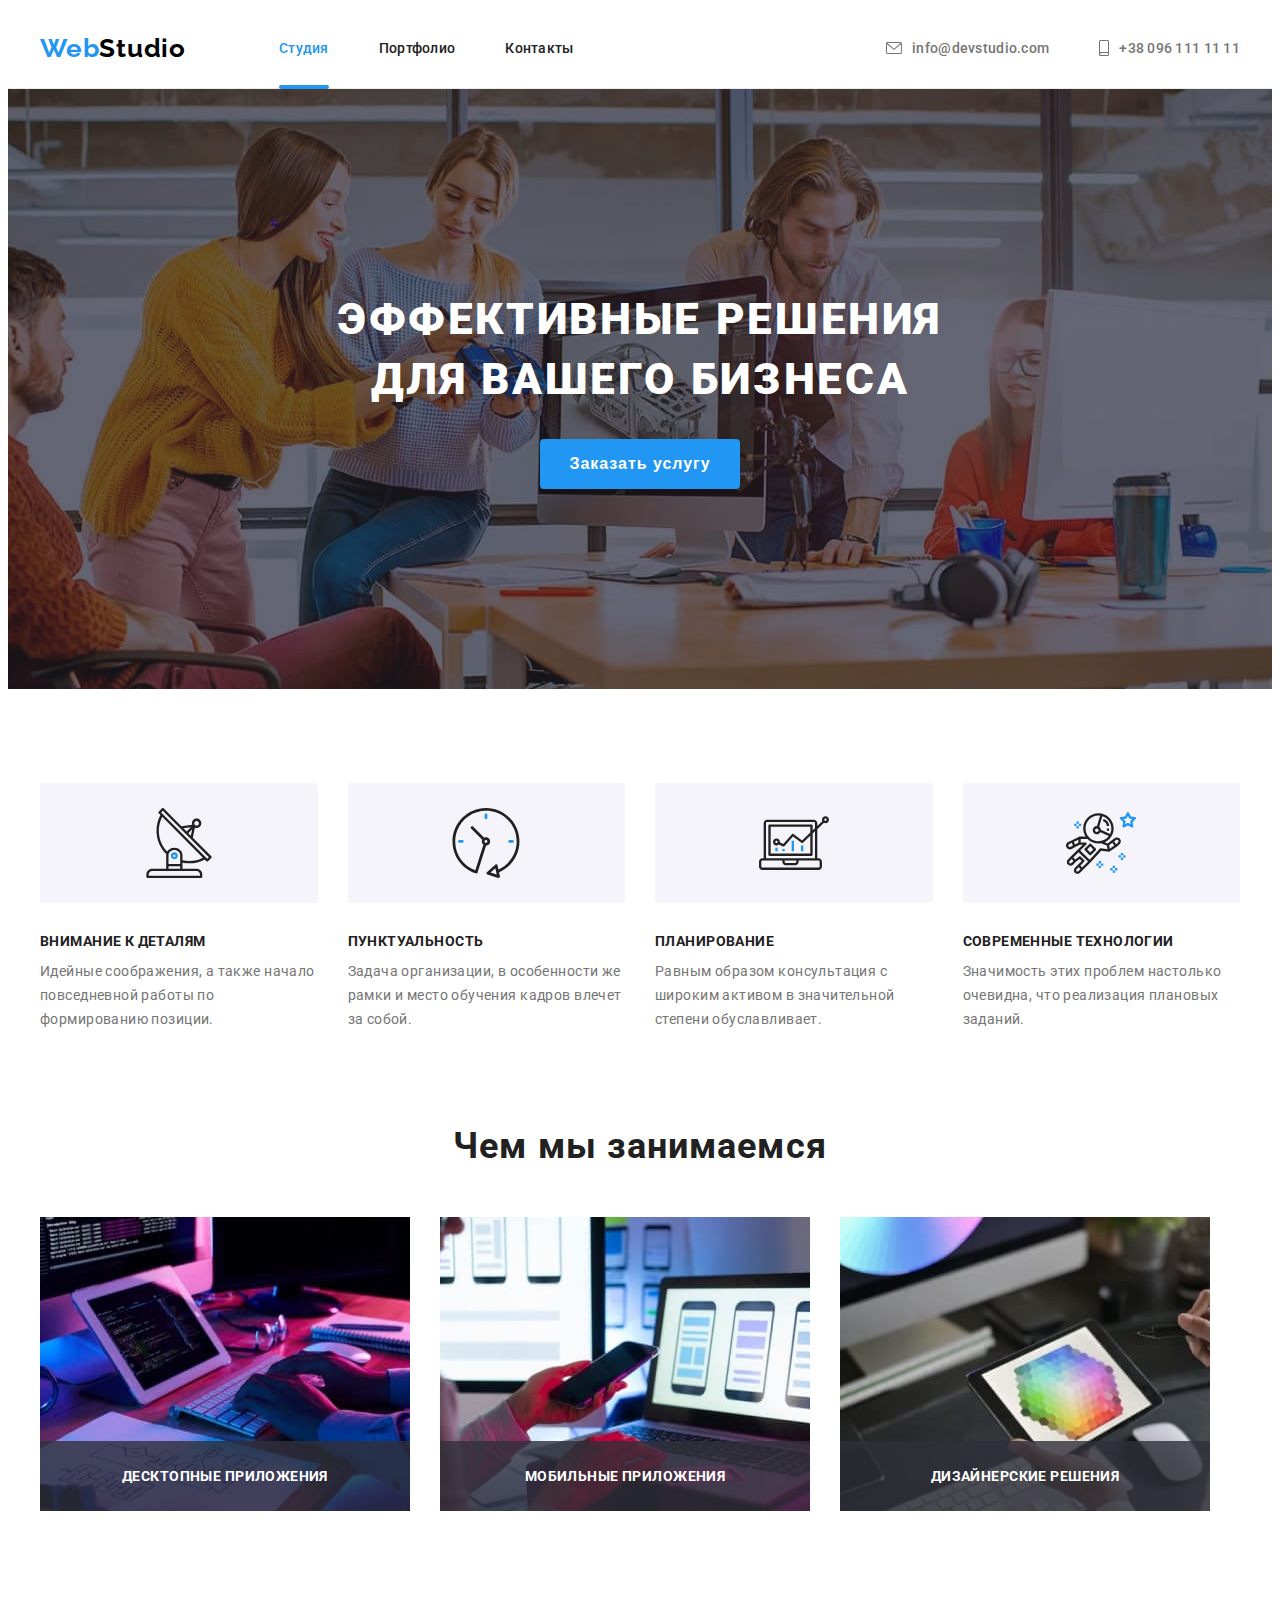
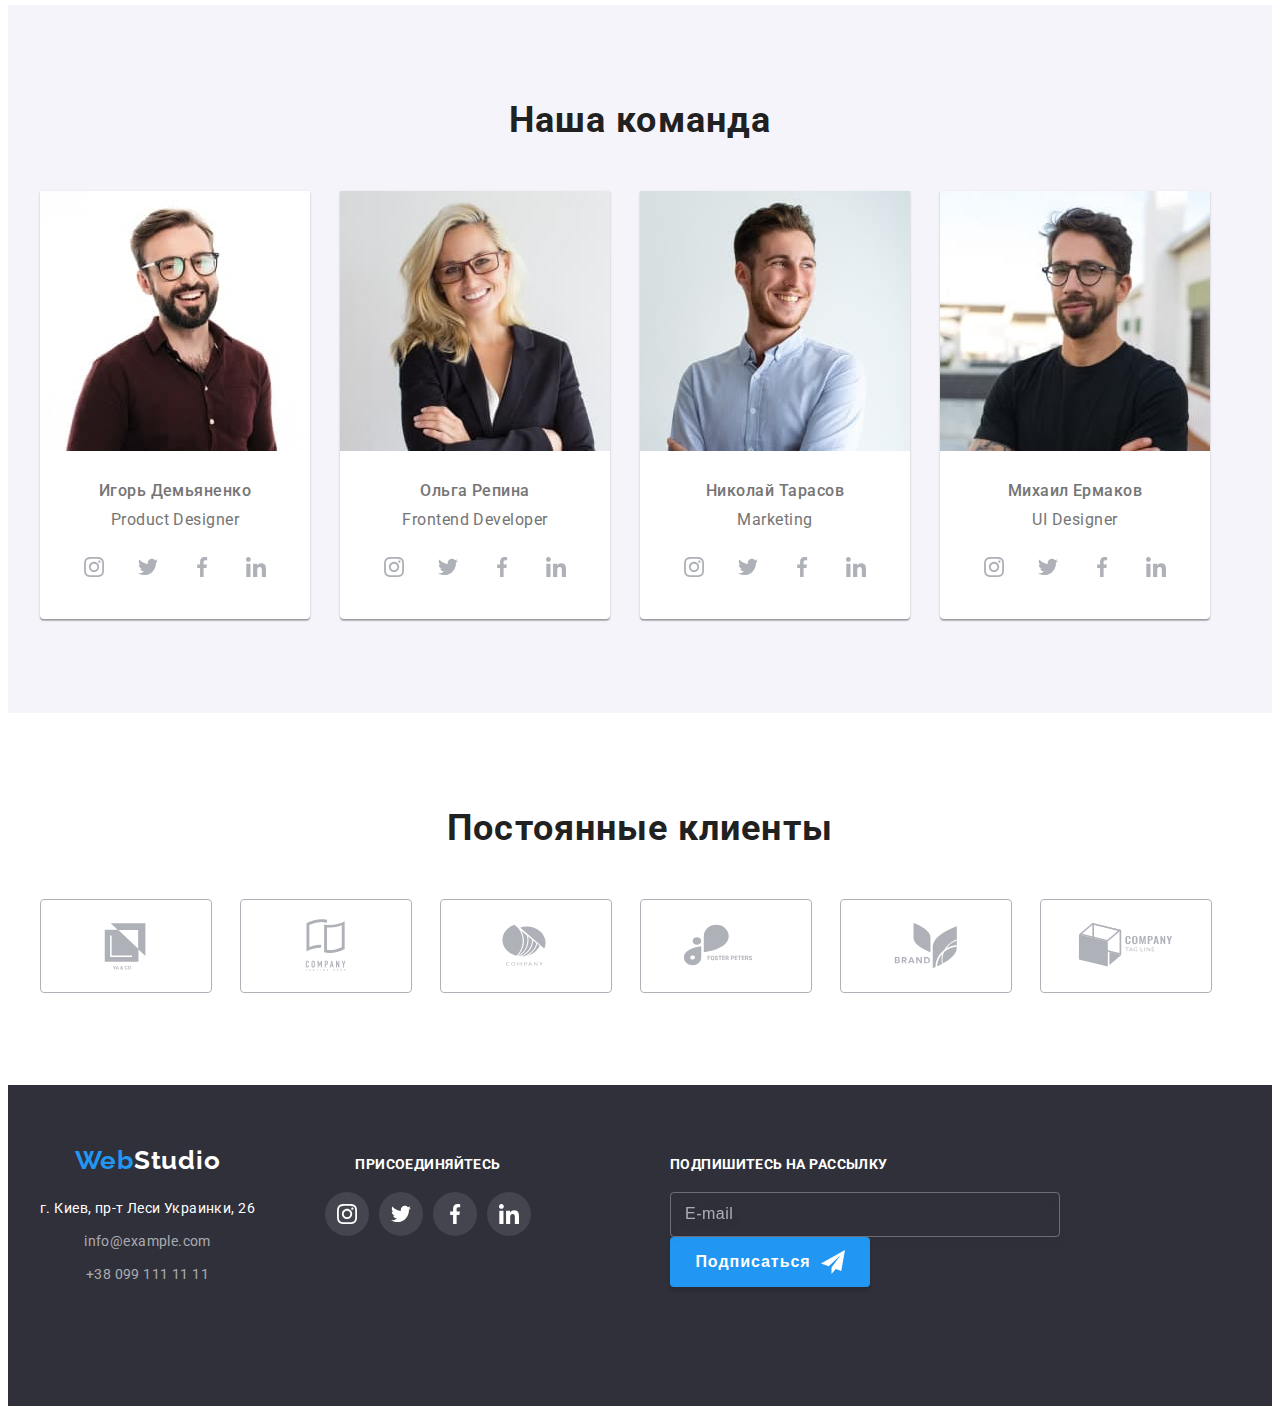
<file: index.html>
<!DOCTYPE html>
<html lang="ru">
  <head>
    <meta charset="UTF-8" />
    <meta http-equiv="X-UA-Compatible" content="IE=edge" />
    <meta name="viewport" content="width=device-width, initial-scale=1.0" />
    <link rel="preconnect" href="https://fonts.googleapis.com" />
    <link rel="preconnect" href="https://fonts.gstatic.com" crossorigin />
    <link
      href="https://fonts.googleapis.com/css2?family=Raleway:wght@700&family=Roboto:wght@400;500;700;900&display=swap"
      rel="stylesheet"
    />
    <link
      rel="stylesheet"
      href="https://cdnjs.cloudflare.com/ajax/libs/modern-normalize/1.1.0/modern-normalize.min.css"
      integrity="sha512-wpPYUAdjBVSE4KJnH1VR1HeZfpl1ub8YT/NKx4PuQ5NmX2tKuGu6U/JRp5y+Y8XG2tV+wKQpNHVUX03MfMFn9Q=="
      crossorigin="anonymous"
      referrerpolicy="no-referrer"
    />
    <link rel="stylesheet" href="./css/main.min.css" />
    <title>Test</title>
  </head>
  <body>
    <header class="header">
      <div class="header__container container">
        <a href="./index.html" class="header__logo logo link"
          >Web<span class="logo_primary-color">Studio</span>
        </a>

        <nav class="header__nav">
          <ul class="nav-list">
            <li class="nav__item">
              <a class="nav__link" href="./index.html">
                <span class="nav__link_current-page">Студия</span>
              </a>
            </li>
            <li class="nav__item">
              <a class="nav__link" href="./portfolio.html">Портфолио</a>
            </li>
            <li class="nav__item">
              <a class="nav__link" href="">Контакты</a>
            </li>
          </ul>
        </nav>

        <ul class="header__contacts contacts-list">
          <li class="contacts-list__item">
            <a class="contacts-list__link" href="mailto:info@devstudio.com"
              ><svg class="contacts-list__icon" width="16" height="12">
                <use href="./images/icon.svg#mailto"></use>
              </svg>
              info@devstudio.com
            </a>
          </li>
          <li class="contacts-list__item">
            <a class="contacts-list__link" href="tel:+380961111111">
              <svg class="contacts-list__icon" width="10" height="16">
                <use href="./images/icon.svg#tel"></use>
              </svg>
              +38 096 111 11 11
            </a>
          </li>
        </ul>

        <button class="menu-open-btn" data-menu-open>
          <svg class="" width="40" height="40">
            <use href="./images/icon.svg#menu_40px"></use>
          </svg>
        </button>

        <div class="backdrop backdrop-menu is-hidden" data-menu>
          <div class="header-menu">
            <button type="button" class="menu__close-back" data-menu-close>
              <svg class="menu__close-back_icon" width="40" height="40">
                <use href="./images/icon.svg#close_40px"></use>
              </svg>
            </button>

            <nav class="menu-nav">
              <ul class="menu-nav__list">
                <li class="menu-nav__item">
                  <a class="menu-nav__link" href="./index.html">
                    <span class="nav__link_current-page">Студия</span>
                  </a>
                </li>
                <li class="menu-nav__item">
                  <a class="menu-nav__link" href="./portfolio.html"
                    >Портфолио</a
                  >
                </li>
                <li class="menu-nav__item">
                  <a class="menu-nav__link" href="">Контакты</a>
                </li>
              </ul>
            </nav>

            <ul class="menu-contacts">
              <li class="menu-contacts__item">
                <a class="menu-contacts__link_tel" href="tel:+380961111111">
                  +38 096 111 11 11
                </a>
              </li>
              <li class="menu-contacts__item">
                <a
                  class="menu-contacts__link_email"
                  href="mailto:info@devstudio.com"
                >
                  info@devstudio.com
                </a>
              </li>
            </ul>

            <ul class="social-list social-list_menu">
              <li class="social-list__item_menu">
                <a
                  href="https://www.instagram.com/"
                  class="social-list__link_menu"
                  target="_blank"
                  rel="noreferrer noopener"
                >
                  Instagram
                </a>
              </li>
              <li class="social-list__item_menu">
                <a
                  href="https://facebook.com/"
                  class="social-list__link_menu"
                  target="_blank"
                  rel="noreferrer noopener"
                >
                  Facebook
                </a>
              </li>
              <li class="social-list__item_menu">
                <a
                  href="https://twitter.com/"
                  class="social-list__link_menu"
                  target="_blank"
                  rel="noreferrer noopener"
                >
                  Twitter
                </a>
              </li>
              <li class="social-list__item_menu">
                <a
                  href="https://linkedin.com/"
                  class="social-list__link_menu"
                  target="_blank"
                  rel="noreferrer noopener"
                >
                  LinkedIn
                </a>
              </li>
            </ul>
          </div>
        </div>
      </div>
    </header>

    <main>
      <!-- герой -->

      <section class="hero">
        <div class="container hero__container">
          <h1 class="hero__title">Эффективные решения для вашего бизнеса</h1>
          <button class="hero__btn btn" type="button" data-modal-open>
            Заказать услугу
          </button>
        </div>
      </section>

      <!-- Преимущества -->

      <section class="advantage section">
        <div class="container">
          <h2 class="visually-hidden">Преимущества</h2>
          <ul class="advantage-list">
            <li class="advantage-list__item">
              <div class="advantage-list__wrapper">
                <svg class="advantage-list__icon" width="70" height="70">
                  <use href="./images/icon.svg#antenna"></use>
                </svg>
              </div>
              <h3 class="advantage-list__subtitle">Внимание к деталям</h3>
              <p class="advantage-list__text">
                Идейные соображения, а также начало повседневной работы по
                формированию позиции.
              </p>
            </li>
            <li class="advantage-list__item">
              <div class="advantage-list__wrapper">
                <svg class="advantage-icon" width="70" height="70">
                  <use href="./images/icon.svg#clock"></use>
                </svg>
              </div>
              <h3 class="advantage-list__subtitle">Пунктуальность</h3>
              <p class="advantage-list__text">
                Задача организации, в особенности же рамки и место обучения
                кадров влечет за собой.
              </p>
            </li>
            <li class="advantage-list__item">
              <div class="advantage-list__wrapper">
                <svg class="advantage-list__icon" width="70" height="70">
                  <use href="./images/icon.svg#diagram"></use>
                </svg>
              </div>
              <h3 class="advantage-list__subtitle">Планирование</h3>
              <p class="advantage-list__text">
                Равным образом консультация с широким активом в значительной
                степени обуславливает.
              </p>
            </li>
            <li class="advantage-list__item">
              <div class="advantage-list__wrapper">
                <svg class="advantage-list__icon" width="70" height="70">
                  <use href="./images/icon.svg#astronaut"></use>
                </svg>
              </div>
              <h3 class="advantage-list__subtitle">Современные технологии</h3>
              <p class="advantage-list__text">
                Значимость этих проблем настолько очевидна, что реализация
                плановых заданий.
              </p>
            </li>
          </ul>
        </div>
      </section>

      <!-- Чем мы занимаемся -->

      <section class="work section">
        <div class="container">
          <h2 class="work__title section-title">Чем мы занимаемся</h2>
          <ul class="work-list">
            <li class="work-list__item">
              <div class="card-thumb">
                <picture>
                  <source
                    srcset="
                      ./images/work/box-1-min.jpeg     1x,
                      ./images/work/box-1-@2x-min.jpeg 2x
                    "
                    media="(min-width: 1200px)"
                  />
                  <img
                    src="./images/work/box-1-min.jpeg"
                    alt="занимаемся программированием на разных устройствах"
                    width="100%"
                    height="auto"
                  />
                </picture>

                <p class="card-thumb__text">Десктопные приложения</p>
              </div>
            </li>
            <li class="work-list__item">
              <div class="card-thumb">
                <picture>
                  <source
                    srcset="
                      ./images/work/box-2-min.jpeg     1x,
                      ./images/work/box-2-@2x-min.jpeg 2x
                    "
                    media="(min-width: 1200px)"
                  />
                  <img
                    src="./images/work/box-2-min.jpeg"
                    alt="занимаемся программированием на разных устройствах"
                    width="100%"
                    height="auto"
                  />
                </picture>
                <p class="card-thumb__text">Мобильные приложения</p>
              </div>
            </li>
            <li class="work-list__item">
              <div class="card-thumb">
                <picture>
                  <source
                    srcset="
                      ./images/work/box-3-min.jpeg     1x,
                      ./images/work/box-3-@2x-min.jpeg 2x
                    "
                    media="(min-width: 1200px)"
                  />
                  <img
                    src="./images/work/box-3-min.jpeg"
                    alt="занимаемся программированием на разных устройствах"
                    width="100%"
                    height="auto"
                  />
                </picture>
                <p class="card-thumb__text">Дизайнерские решения</p>
              </div>
            </li>
          </ul>
        </div>
      </section>

      <!-- Наша команда -->

      <section class="command section">
        <div class="container">
          <h2 class="section-title command__title">Наша команда</h2>
          <ul class="command__list">
            <li class="command__item">
              <picture>
                <source
                  srcset="
                    ./images/command/team-card-1-desktop-min.jpeg     1x,
                    ./images/command/team-card-1-desktop-@2x-min.jpeg 2x
                  "
                  media="(min-width: 1200px)"
                />
                <source
                  srcset="
                    ./images/command/team-card-1-tab-min.jpeg     1x,
                    ./images/command/team-card-1-tab-@2x-min.jpeg 2x
                  "
                  media="(min-width: 768px)"
                />
                <source
                  srcset="
                    ./images/command/team-card-1-tel-min.jpeg     1x,
                    ./images/command/team-card-1-tel-@2x-min.jpeg 2x
                  "
                  media="(min-width: 320px)"
                />
                <img
                  src="./images/command/team-card-1-desktop-min.jpeg"
                  alt="занимаемся программированием на разных устройствах"
                  width="100%"
                  height="auto"
                />
              </picture>

              <div class="command__description">
                <h3 class="command__subtitle">Игорь Демьяненко</h3>
                <p class="command__text">Product Designer</p>
                <ul class="social-list">
                  <li class="social-list__item">
                    <a
                      href="https://www.instagram.com/"
                      class="social-list__link"
                      target="_blank"
                      rel="noreferrer noopener"
                      ><svg class="social-list__icon" width="20" height="20">
                        <use href="./images/icon.svg#instagram"></use>
                      </svg>
                    </a>
                  </li>
                  <li class="social-list__item">
                    <a
                      href="https://facebook.com/"
                      class="social-list__link"
                      target="_blank"
                      rel="noreferrer noopener"
                      ><svg class="social-list__icon" width="20" height="20">
                        <use href="./images/icon.svg#twitter"></use>
                      </svg>
                    </a>
                  </li>
                  <li class="social-list__item">
                    <a
                      href="https://twitter.com/"
                      class="social-list__link"
                      target="_blank"
                      rel="noreferrer noopener"
                      ><svg class="social-list__icon" width="20" height="20">
                        <use href="./images/icon.svg#facebook"></use>
                      </svg>
                    </a>
                  </li>
                  <li class="social-list__item">
                    <a
                      href="https://linkedin.com/"
                      class="social-list__link"
                      target="_blank"
                      rel="noreferrer noopener"
                      ><svg class="social-list__icon" width="20" height="20">
                        <use href="./images/icon.svg#linkedin"></use>
                      </svg>
                    </a>
                  </li>
                </ul>
              </div>
            </li>
            <li class="command__item">
              <picture>
                <source
                  srcset="
                    ./images/command/team-card-2-desktop-min.jpeg     1x,
                    ./images/command/team-card-2-desktop-@2x-min.jpeg 2x
                  "
                  media="(min-width: 1200px)"
                />
                <source
                  srcset="
                    ./images/command/team-card-2-tab-min.jpeg     1x,
                    ./images/command/team-card-2-tab-@2x-min.jpeg 2x
                  "
                  media="(min-width: 768px)"
                />
                <source
                  srcset="
                    ./images/command/team-card-2-tel-min.jpeg     1x,
                    ./images/command/team-card-2-tel-@2x-min.jpeg 2x
                  "
                  media="(min-width: 320px)"
                />
                <img
                  src="./images/command/team-card-2-desktop-min.jpeg"
                  alt="занимаемся программированием на разных устройствах"
                  width="100%"
                  height="auto"
                />
              </picture>
              <div class="command__description">
                <h3 class="command__subtitle">Ольга Репина</h3>
                <p class="command__text">Frontend Developer</p>
                <ul class="social-list">
                  <li class="social-list__item">
                    <a
                      href="https://www.instagram.com/"
                      class="social-list__link"
                      target="_blank"
                      rel="noreferrer noopener"
                      ><svg class="social-list__icon" width="20" height="20">
                        <use href="./images/icon.svg#instagram"></use>
                      </svg>
                    </a>
                  </li>
                  <li class="social-list__item">
                    <a
                      href="https://facebook.com/"
                      class="social-list__link"
                      target="_blank"
                      rel="noreferrer noopener"
                      ><svg class="social-list__icon" width="20" height="20">
                        <use href="./images/icon.svg#twitter"></use>
                      </svg>
                    </a>
                  </li>
                  <li class="social-list__item">
                    <a
                      href="https://twitter.com/"
                      class="social-list__link"
                      target="_blank"
                      rel="noreferrer noopener"
                      ><svg class="social-list__icon" width="20" height="20">
                        <use href="./images/icon.svg#facebook"></use>
                      </svg>
                    </a>
                  </li>
                  <li class="social-list__item">
                    <a
                      href="https://linkedin.com/"
                      class="social-list__link"
                      target="_blank"
                      rel="noreferrer noopener"
                      ><svg class="social-list__icon" width="20" height="20">
                        <use href="./images/icon.svg#linkedin"></use>
                      </svg>
                    </a>
                  </li>
                </ul>
              </div>
            </li>
            <li class="command__item">
              <picture>
                <source
                  srcset="
                    ./images/command/team-card-3-desktop-min.jpeg     1x,
                    ./images/command/team-card-3-desktop-@2x-min.jpeg 2x
                  "
                  media="(min-width: 1200px)"
                />
                <source
                  srcset="
                    ./images/command/team-card-3-tab-min.jpeg     1x,
                    ./images/command/team-card-3-tab-@2x-min.jpeg 2x
                  "
                  media="(min-width: 768px)"
                />
                <source
                  srcset="
                    ./images/command/team-card-3-tel-min.jpeg     1x,
                    ./images/command/team-card-3-tel-@2x-min.jpeg 2x
                  "
                  media="(min-width: 320px)"
                />
                <img
                  src="./images/command/team-card-3-desktop-min.jpeg"
                  alt="занимаемся программированием на разных устройствах"
                  width="100%"
                  height="auto"
                />
              </picture>
              <div class="command__description">
                <h3 class="command__subtitle">Николай Тарасов</h3>
                <p class="command__text">Marketing</p>
                <ul class="social-list list">
                  <li class="social-list__item">
                    <a
                      href="https://www.instagram.com/"
                      class="social-list__link"
                      target="_blank"
                      rel="noreferrer noopener"
                      ><svg class="social-list__icon" width="20" height="20">
                        <use href="./images/icon.svg#instagram"></use>
                      </svg>
                    </a>
                  </li>
                  <li class="social-list__item">
                    <a
                      href="https://facebook.com/"
                      class="social-list__link"
                      target="_blank"
                      rel="noreferrer noopener"
                      ><svg class="social-list__icon" width="20" height="20">
                        <use href="./images/icon.svg#twitter"></use>
                      </svg>
                    </a>
                  </li>
                  <li class="social-list__item">
                    <a
                      href="https://twitter.com/"
                      class="social-list__link"
                      target="_blank"
                      rel="noreferrer noopener"
                      ><svg class="social-list__icon" width="20" height="20">
                        <use href="./images/icon.svg#facebook"></use>
                      </svg>
                    </a>
                  </li>
                  <li class="social-list__item">
                    <a
                      href="https://linkedin.com/"
                      class="social-list__link"
                      target="_blank"
                      rel="noreferrer noopener"
                      ><svg class="social-list__icon" width="20" height="20">
                        <use href="./images/icon.svg#linkedin"></use>
                      </svg>
                    </a>
                  </li>
                </ul>
              </div>
            </li>
            <li class="command__item">
              <picture>
                <source
                  srcset="
                    ./images/command/team-card-4-desktop-min.jpeg     1x,
                    ./images/command/team-card-4-desktop-@2x-min.jpeg 2x
                  "
                  media="(min-width: 1200px)"
                />
                <source
                  srcset="
                    ./images/command/team-card-4-tab-min.jpeg     1x,
                    ./images/command/team-card-4-tab-@2x-min.jpeg 2x
                  "
                  media="(min-width: 768px)"
                />
                <source
                  srcset="
                    ./images/command/team-card-4-tel-min.jpeg     1x,
                    ./images/command/team-card-4-tel-@2x-min.jpeg 2x
                  "
                  media="(min-width: 320px)"
                />
                <img
                  src="./images/command/team-card-4-desktop-min.jpeg"
                  alt="занимаемся программированием на разных устройствах"
                  width="100%"
                  height="auto"
                />
              </picture>
              <div class="command__description">
                <h3 class="command__subtitle">Михаил Ермаков</h3>
                <p class="command__text">UI Designer</p>
                <ul class="social-list list">
                  <li class="social-list__item">
                    <a
                      class="social-list__link"
                      href="https://www.instagram.com/"
                      target="_blank"
                      rel="noreferrer noopener"
                      ><svg class="social-list__icon" width="20" height="20">
                        <use href="./images/icon.svg#instagram"></use>
                      </svg>
                    </a>
                  </li>
                  <li class="social-list__item">
                    <a
                      href="https://facebook.com/"
                      class="social-list__link"
                      target="_blank"
                      rel="noreferrer noopener"
                      ><svg class="social-list__icon" width="20" height="20">
                        <use href="./images/icon.svg#twitter"></use>
                      </svg>
                    </a>
                  </li>
                  <li class="social-list__item">
                    <a
                      href="https://twitter.com/"
                      class="social-list__link"
                      target="_blank"
                      rel="noreferrer noopener"
                      ><svg class="social-list__icon" width="20" height="20">
                        <use href="./images/icon.svg#facebook"></use>
                      </svg>
                    </a>
                  </li>
                  <li class="social-list__item">
                    <a
                      href="https://linkedin.com/"
                      class="social-list__link"
                      target="_blank"
                      rel="noreferrer noopener"
                      ><svg class="social-list__icon" width="20" height="20">
                        <use href="./images/icon.svg#linkedin"></use>
                      </svg>
                    </a>
                  </li>
                </ul>
              </div>
            </li>
          </ul>
        </div>
      </section>

      <!-- Клиенты -->

      <section class="clients section">
        <div class="container">
          <h2 class="section-title clients__title">Постоянные клиенты</h2>
          <ul class="clients__list">
            <li class="clients__item">
              <a href="" class="clients__link">
                <svg class="clients__logo" width="106" height="60">
                  <use href="./images/icon.svg#logo-1"></use>
                </svg>
              </a>
            </li>
            <li class="clients__item">
              <a href="" class="clients__link">
                <svg class="clients__logo" width="106" height="60">
                  <use href="./images/icon.svg#logo-2"></use>
                </svg>
              </a>
            </li>
            <li class="clients__item">
              <a href="" class="clients__link">
                <svg class="clients__logo" width="106" height="60">
                  <use href="./images/icon.svg#logo-3"></use>
                </svg>
              </a>
            </li>
            <li class="clients__item">
              <a href="" class="clients__link">
                <svg class="clients__logo" width="106" height="60">
                  <use href="./images/icon.svg#logo-4"></use>
                </svg>
              </a>
            </li>
            <li class="clients__item">
              <a href="" class="clients__link">
                <svg class="clients__logo" width="106" height="60">
                  <use href="./images/icon.svg#logo-5"></use>
                </svg>
              </a>
            </li>
            <li class="clients__item">
              <a href="" class="clients__link">
                <svg class="clients__logo" width="106" height="60">
                  <use href="./images/icon.svg#logo-6"></use>
                </svg>
              </a>
            </li>
          </ul>
        </div>
      </section>
    </main>

    <footer class="footer section">
      <div class="footer__container container">
        <div class="footer__adress">
          <a href="./index.html" class="footer__logo logo link"
            >Web<span class="logo_secondary-color">Studio</span>
          </a>

          <address class="address">
            <ul class="addres__list">
              <li class="addres__item">
                <a class="adress__location" href="">
                  г. Киев, пр-т Леси Украинки, 26
                </a>
              </li>
              <li class="addres__item">
                <a
                  class="adress__contacts contacts-link"
                  href="mailto:info@example.com"
                >
                  info@example.com
                </a>
              </li>
              <li class="addres__item">
                <a
                  class="adress__contacts contacts-link"
                  href="tel:+380991111111"
                >
                  +38 099 111 11 11
                </a>
              </li>
            </ul>
          </address>
        </div>

        <div class="footer__social">
          <p class="footer__title">Присоединяйтесь</p>
          <ul class="social-list">
            <li class="social-list__item">
              <a
                class="social-list__link social-list__link_inverted"
                href="https://www.instagram.com/"
                target="_blank"
                rel="noreferrer noopener"
                ><svg class="social-list__icon" width="20" height="20">
                  <use href="./images/icon.svg#instagram"></use>
                </svg>
              </a>
            </li>
            <li class="social-list__item">
              <a
                href="https://facebook.com/"
                class="social-list__link social-list__link_inverted"
                target="_blank"
                rel="noreferrer noopener"
                ><svg class="social-list__icon" width="20" height="20">
                  <use href="./images/icon.svg#twitter"></use>
                </svg>
              </a>
            </li>
            <li class="social-list__item">
              <a
                href="https://twitter.com/"
                class="social-list__link social-list__link_inverted"
                target="_blank"
                rel="noreferrer noopener"
                ><svg class="social-list__icon" width="20" height="20">
                  <use href="./images/icon.svg#facebook"></use>
                </svg>
              </a>
            </li>
            <li class="social-list__item">
              <a
                href="https://linkedin.com/"
                class="social-list__link social-list__link_inverted"
                target="_blank"
                rel="noreferrer noopener"
                ><svg class="social-list__icon" width="20" height="20">
                  <use href="./images/icon.svg#linkedin"></use>
                </svg>
              </a>
            </li>
          </ul>
        </div>
        <div class="footer__subscribe">
          <form class="form-footer">
            <p class="footer__title">Подпишитесь на рассылку</p>
            <input
              type="email"
              id="email"
              placeholder="E-mail"
              class="form-footer__input"
            />
            <button type="submit" class="form-footer__btn btn">
              Подписаться
              <svg width="24" height="24" class="form-footer__icon">
                <use href="./images/icon.svg#icon-send"></use>
              </svg>
            </button>
          </form>
        </div>
      </div>
    </footer>
    <div class="backdrop is-hidden" data-modal>
      <div class="modal">
        <button type="button" class="modal__close-back" data-modal-close>
          <svg class="modal__close-back_icon" width="18" height="18">
            <use href="./images/icon.svg#close-back"></use>
          </svg>
        </button>
        <h2 class="modal__title">Оставьте свои данные, мы вам перезвоним</h2>
        <form class="modal-form">
          <div class="modal-form__field">
            <label class="modal-form__label" for="user-name">Имя</label>
            <span class="modal-form__input_wrraper">
              <input
                type="text"
                id="user-name"
                name="user-name"
                class="modal-form__input"
              />
              <svg width="18" height="18" class="modal-form__icon">
                <use href="./images/icon.svg#person-black"></use>
              </svg>
            </span>
          </div>
          <div class="modal-form__field">
            <label class="modal-form__label" for="tel">Телефон</label>
            <span class="modal-form__input_wrraper">
              <input
                class="modal-form__input"
                type="tel"
                id="tel"
                name="phone number"
              />
              <svg class="modal-form__icon" width="18" height="18">
                <use href="./images/icon.svg#phone-black"></use>
              </svg>
            </span>
          </div>
          <div class="modal-form__field">
            <label class="modal-form__label" for="mail">Почта</label>
            <span class="modal-form__input_wrraper">
              <input
                class="modal-form__input"
                type="email"
                id="mail"
                name="e-mail"
              />
              <svg class="modal-form__icon" width="18" height="18">
                <use href="./images/icon.svg#email-black"></use>
              </svg>
            </span>
          </div>
          <div class="modal-form__comment">
            <label class="modal-form__label" for="comment">Комментарий</label>
            <textarea
              id="comment"
              class="modal-form__input modal-form__input_text"
              placeholder="Введите текст"
            ></textarea>
          </div>
          <div class="modal-form__check">
            <input
              type="checkbox"
              id="agree"
              class="modal-form__check_input visually-hidden"
            />
            <label for="agree" class="modal-form__check-text">
              <span class="modal-form__check-box-custom">
                <svg width="16" height="15" class="icon-check">
                  <use href="./images/icon.svg#icon-check"></use>
                </svg>
              </span>
              Соглашаюсь с рассылкой и принимаю &#160;
              <a href="" class="modal-form__agree-link">Условия договора</a>
            </label>
          </div>

          <button type="submit" class="modal-submit btn">Отправить</button>
        </form>
      </div>
    </div>
    <script src="./js/mobile-menu.js"></script>
    <script src="./js/modal.js"></script>
  </body>
</html>
</file>
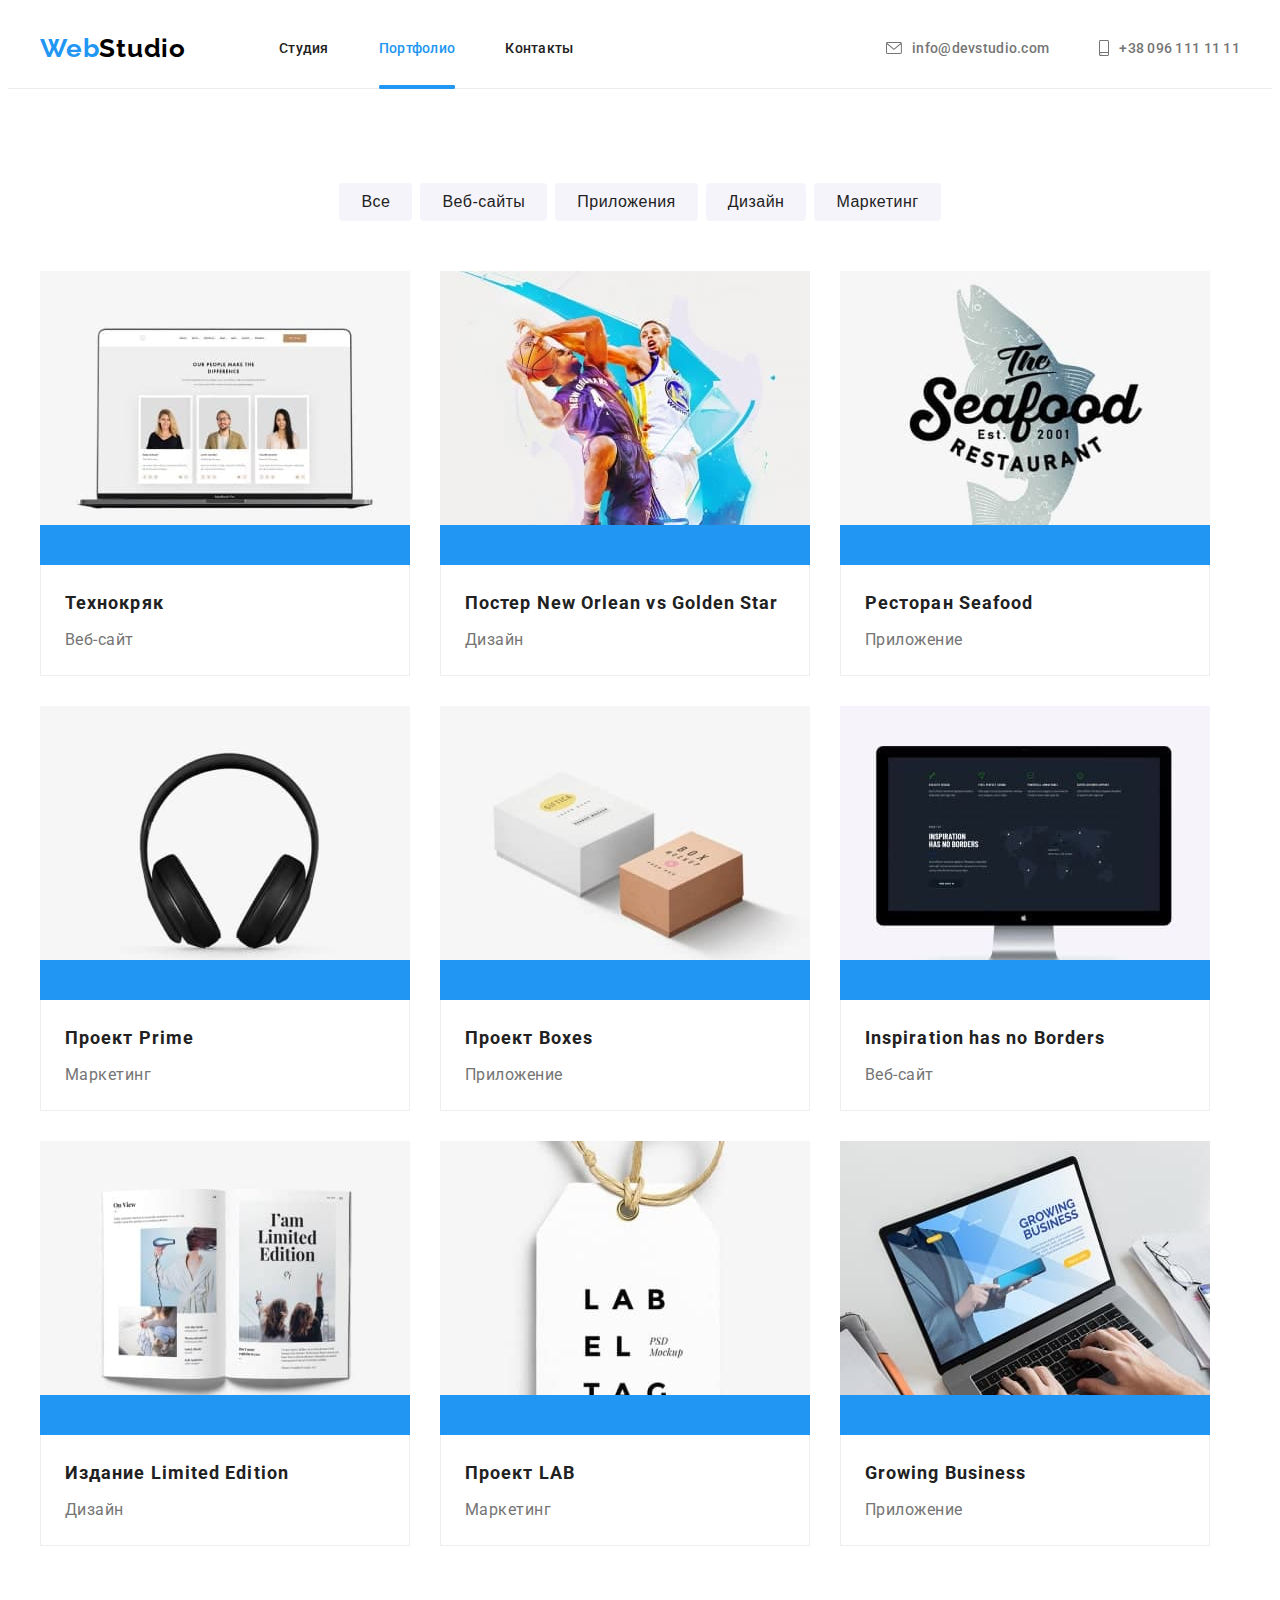
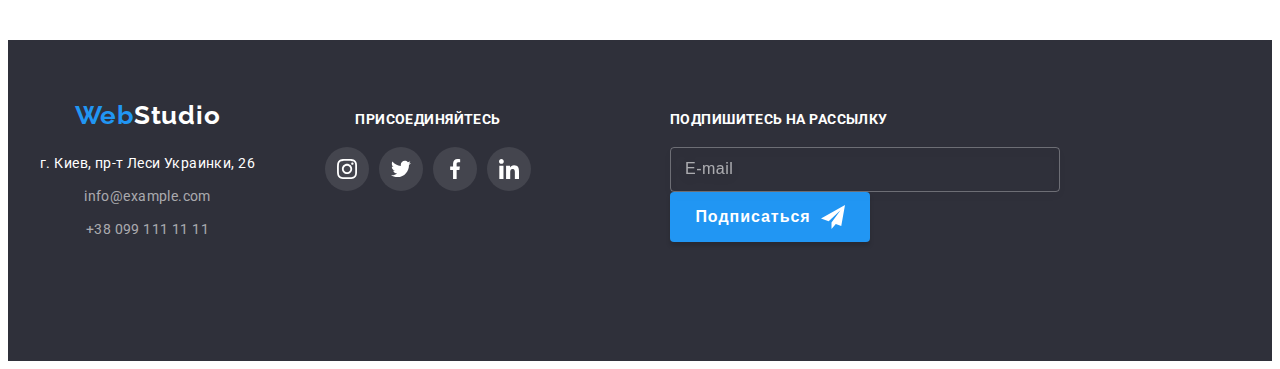
<file: portfolio.html>
<!DOCTYPE html>
<html lang="ru">
  <head>
    <meta charset="UTF-8" />
    <meta http-equiv="X-UA-Compatible" content="IE=edge" />
    <meta name="viewport" content="width=device-width, initial-scale=1.0" />
    <link rel="preconnect" href="https://fonts.googleapis.com" />
    <link rel="preconnect" href="https://fonts.gstatic.com" crossorigin />
    <link
      href="https://fonts.googleapis.com/css2?family=Raleway:wght@700&family=Roboto:wght@400;500;700;900&display=swap"
      rel="stylesheet"
    />
    <link
      rel="stylesheet"
      href="https://cdnjs.cloudflare.com/ajax/libs/modern-normalize/1.1.0/modern-normalize.min.css"
      integrity="sha512-wpPYUAdjBVSE4KJnH1VR1HeZfpl1ub8YT/NKx4PuQ5NmX2tKuGu6U/JRp5y+Y8XG2tV+wKQpNHVUX03MfMFn9Q=="
      crossorigin="anonymous"
      referrerpolicy="no-referrer"
    />
    <link rel="stylesheet" href="./css/main.min.css" />
    <title>Test</title>
  </head>
  <body>
    <header class="header">
      <div class="header__container container">
        <a href="./index.html" class="header__logo logo link"
          >Web<span class="logo_primary-color">Studio</span>
        </a>

        <nav class="header__nav">
          <ul class="nav-list">
            <li class="nav__item">
              <a class="nav__link" href="./index.html"> Студия </a>
            </li>
            <li class="nav__item">
              <a
                class="nav__link nav__link_current-page"
                href="./portfolio.html"
              >
                <span class="nav__link_current-page">Портфолио</span>
              </a>
            </li>
            <li class="nav__item">
              <a class="nav__link" href=""> Контакты </a>
            </li>
          </ul>
        </nav>

        <ul class="header__contacts contacts-list">
          <li class="contacts-list__item">
            <a class="contacts-list__link" href="mailto:info@devstudio.com"
              ><svg class="contacts-list__icon" width="16" height="12">
                <use href="./images/icon.svg#mailto"></use>
              </svg>
              info@devstudio.com
            </a>
          </li>
          <li class="contacts-list__item">
            <a class="contacts-list__link" href="tel:+380961111111">
              <svg class="contacts-list__icon" width="10" height="16">
                <use href="./images/icon.svg#tel"></use>
              </svg>
              +38 096 111 11 11
            </a>
          </li>
        </ul>

        <button class="menu-open-btn" data-menu-open>
          <svg class="" width="40" height="40">
            <use href="./images/icon.svg#menu_40px"></use>
          </svg>
        </button>

        <div class="backdrop is-hidden" data-menu>
          <div class="header-menu">
            <button type="button" class="menu__close-back" data-menu-close>
              <svg class="menu__close-back_icon" width="40" height="40">
                <use href="./images/icon.svg#close_40px"></use>
              </svg>
            </button>

            <nav class="menu-nav">
              <ul class="menu-nav__list">
                <li class="menu-nav__item">
                  <a class="menu-nav__link" href="./index.html"> Студия </a>
                </li>
                <li class="menu-nav__item">
                  <a class="menu-nav__link" href="./portfolio.html">
                    <span class="nav__link_current-page">Портфолио</span>
                  </a>
                </li>
                <li class="menu-nav__item">
                  <a class="menu-nav__link" href="">Контакты</a>
                </li>
              </ul>
            </nav>

            <ul class="menu-contacts">
              <li class="menu-contacts__item">
                <a class="menu-contacts__link_tel" href="tel:+380961111111">
                  +38 096 111 11 11
                </a>
              </li>
              <li class="menu-contacts__item">
                <a
                  class="menu-contacts__link_email"
                  href="mailto:info@devstudio.com"
                >
                  info@devstudio.com
                </a>
              </li>
            </ul>

            <ul class="social-list social-list_menu">
              <li class="social-list__item_menu">
                <a
                  href="https://www.instagram.com/"
                  class="social-list__link_menu"
                  target="_blank"
                  rel="noreferrer noopener"
                >
                  Instagram
                </a>
              </li>
              <li class="social-list__item_menu">
                <a
                  href="https://facebook.com/"
                  class="social-list__link_menu"
                  target="_blank"
                  rel="noreferrer noopener"
                >
                  Facebook
                </a>
              </li>
              <li class="social-list__item_menu">
                <a
                  href="https://twitter.com/"
                  class="social-list__link_menu"
                  target="_blank"
                  rel="noreferrer noopener"
                >
                  Twitter
                </a>
              </li>
              <li class="social-list__item_menu">
                <a
                  href="https://linkedin.com/"
                  class="social-list__link_menu"
                  target="_blank"
                  rel="noreferrer noopener"
                >
                  LinkedIn
                </a>
              </li>
            </ul>
          </div>
        </div>
      </div>
    </header>

    <main>
      <section class="portfolio section">
        <div class="container">
          <h1 class="visually-hidden">Портфолио</h1>

          <ul class="portfolio-filter portfolio-filter_margin-bottom list">
            <li class="portfolio-filter__item">
              <button class="portfolio-filter__btn" type="button">Все</button>
            </li>
            <li class="portfolio-filter__item">
              <button class="portfolio-filter__btn" type="button">
                Веб-сайты
              </button>
            </li>
            <li class="portfolio-filter__item">
              <button class="portfolio-filter__btn" type="button">
                Приложения
              </button>
            </li>
            <li class="portfolio-filter__item">
              <button class="portfolio-filter__btn" type="button">
                Дизайн
              </button>
            </li>
            <li class="portfolio-filter__item">
              <button class="portfolio-filter__btn" type="button">
                Маркетинг
              </button>
            </li>
          </ul>

          <ul class="portfolio-grid">
            <li class="portfolio-grid__item">
              <a class="portfolio-grid__link" href="">
                <div class="portfolio-grid__thumb">
                  <picture>
                    <source
                      srcset="
                        ./images/portfolio/portfolio-desktop-1-min.jpeg     1x,
                        ./images/portfolio/portfolio-desktop-1-@2x-min.jpeg 2x
                      "
                      media="(min-width: 1200px)"
                    />
                    <source
                      srcset="
                        ./images/portfolio/portfolio-tab-1-min.jpeg     1x,
                        ./images/portfolio/portfolio-tab-1-@2x-min.jpeg 2x
                      "
                      media="(min-width: 768px)"
                    />
                    <source
                      srcset="
                        ./images/portfolio/portfolio-tel-1-min.jpeg     1x,
                        ./images/portfolio/portfolio-tel-1-@2x-min.jpeg 2x
                      "
                      media="(min-width: 320px)"
                    />
                    <img
                      src="./images/portfolio/portfolio-desktop-1-min.jpeg"
                      alt="занимаемся программированием на разных устройствах"
                      width="100%"
                      height="auto"
                    />
                  </picture>
                  <p class="portfolio-grid__text">
                    Технокряк это современная площадка распространения
                    коронавируса. Компании используют эту платформу для
                    цифрового шпионажа и атак на защищённые сервера конкурентов.
                  </p>
                </div>

                <div class="portfolio-grid__description">
                  <h2 class="portfolio-grid__title">Технокряк</h2>
                  <p class="portfolio-grid__subtitle">Веб-сайт</p>
                </div>
              </a>
            </li>
            <li class="portfolio-grid__item">
              <a class="portfolio-grid__link" href=""
                ><div class="portfolio-grid__thumb">
                  <picture>
                    <source
                      srcset="
                        ./images/portfolio/portfolio-desktop-2-min.jpeg     1x,
                        ./images/portfolio/portfolio-desktop-2-@2x-min.jpeg 2x
                      "
                      media="(min-width: 1200px)"
                    />
                    <source
                      srcset="
                        ./images/portfolio/portfolio-tab-2-min.jpeg     1x,
                        ./images/portfolio/portfolio-tab-2-@2x-min.jpeg 2x
                      "
                      media="(min-width: 768px)"
                    />
                    <source
                      srcset="
                        ./images/portfolio/portfolio-tel-2-min.jpeg     1x,
                        ./images/portfolio/portfolio-tel-2-@2x-min.jpeg 2x
                      "
                      media="(min-width: 320px)"
                    />
                    <img
                      src="./images/portfolio/portfolio-desktop-2-min.jpeg"
                      alt="занимаемся программированием на разных устройствах"
                      width="100%"
                      height="auto"
                    />
                  </picture>
                  <p class="portfolio-grid__text">
                    Технокряк это современная площадка распространения
                    коронавируса. Компании используют эту платформу для
                    цифрового шпионажа и атак на защищённые сервера конкурентов.
                  </p>
                </div>
                <div class="portfolio-grid__description">
                  <h2 class="portfolio-grid__title">
                    Постер New Orlean vs Golden Star
                  </h2>
                  <p class="portfolio-grid__subtitle">Дизайн</p>
                </div>
              </a>
            </li>
            <li class="portfolio-grid__item">
              <a class="portfolio-grid__link" href=""
                ><div class="portfolio-grid__thumb">
                  <picture>
                    <source
                      srcset="
                        ./images/portfolio/portfolio-desktop-3-min.jpeg     1x,
                        ./images/portfolio/portfolio-desktop-3-@2x-min.jpeg 2x
                      "
                      media="(min-width: 1200px)"
                    />
                    <source
                      srcset="
                        ./images/portfolio/portfolio-tab-3-min.jpeg     1x,
                        ./images/portfolio/portfolio-tab-3-@2x-min.jpeg 2x
                      "
                      media="(min-width: 768px)"
                    />
                    <source
                      srcset="
                        ./images/portfolio/portfolio-tel-3-min.jpeg     1x,
                        ./images/portfolio/portfolio-tel-3-@2x-min.jpeg 2x
                      "
                      media="(min-width: 320px)"
                    />
                    <img
                      src="./images/portfolio/portfolio-desktop-3-min.jpeg"
                      alt="занимаемся программированием на разных устройствах"
                      width="100%"
                      height="auto"
                    />
                  </picture>
                  <p class="portfolio-grid__text">
                    Технокряк это современная площадка распространения
                    коронавируса. Компании используют эту платформу для
                    цифрового шпионажа и атак на защищённые сервера конкурентов.
                  </p>
                </div>
                <div class="portfolio-grid__description">
                  <h2 class="portfolio-grid__title">Ресторан Seafood</h2>
                  <p class="portfolio-grid__subtitle">Приложение</p>
                </div>
              </a>
            </li>
            <li class="portfolio-grid__item">
              <a class="portfolio-grid__link" href=""
                ><div class="portfolio-grid__thumb">
                  <picture>
                    <source
                      srcset="
                        ./images/portfolio/portfolio-desktop-4-min.jpeg     1x,
                        ./images/portfolio/portfolio-desktop-4-@2x-min.jpeg 2x
                      "
                      media="(min-width: 1200px)"
                    />
                    <source
                      srcset="
                        ./images/portfolio/portfolio-tab-4-min.jpeg     1x,
                        ./images/portfolio/portfolio-tab-4-@2x-min.jpeg 2x
                      "
                      media="(min-width: 768px)"
                    />
                    <source
                      srcset="
                        ./images/portfolio/portfolio-tel-4-min.jpeg     1x,
                        ./images/portfolio/portfolio-tel-4-@2x-min.jpeg 2x
                      "
                      media="(min-width: 320px)"
                    />
                    <img
                      src="./images/portfolio/portfolio-desktop-4-min.jpeg"
                      alt="занимаемся программированием на разных устройствах"
                      width="100%"
                      height="auto"
                    />
                  </picture>
                  <p class="portfolio-grid__text">
                    Технокряк это современная площадка распространения
                    коронавируса. Компании используют эту платформу для
                    цифрового шпионажа и атак на защищённые сервера конкурентов.
                  </p>
                </div>
                <div class="portfolio-grid__description">
                  <h2 class="portfolio-grid__title">Проект Prime</h2>
                  <p class="portfolio-grid__subtitle">Маркетинг</p>
                </div>
              </a>
            </li>
            <li class="portfolio-grid__item">
              <a class="portfolio-grid__link" href=""
                ><div class="portfolio-grid__thumb">
                  <picture>
                    <source
                      srcset="
                        ./images/portfolio/portfolio-desktop-5-min.jpeg     1x,
                        ./images/portfolio/portfolio-desktop-5-@2x-min.jpeg 2x
                      "
                      media="(min-width: 1200px)"
                    />
                    <source
                      srcset="
                        ./images/portfolio/portfolio-tab-5-min.jpeg     1x,
                        ./images/portfolio/portfolio-tab-5-@2x-min.jpeg 2x
                      "
                      media="(min-width: 768px)"
                    />
                    <source
                      srcset="
                        ./images/portfolio/portfolio-tel-5-min.jpeg     1x,
                        ./images/portfolio/portfolio-tel-5-@2x-min.jpeg 2x
                      "
                      media="(min-width: 320px)"
                    />
                    <img
                      src="./images/portfolio/portfolio-desktop-5-min.jpeg"
                      alt="занимаемся программированием на разных устройствах"
                      width="100%"
                      height="auto"
                    />
                  </picture>
                  <p class="portfolio-grid__text">
                    Технокряк это современная площадка распространения
                    коронавируса. Компании используют эту платформу для
                    цифрового шпионажа и атак на защищённые сервера конкурентов.
                  </p>
                </div>
                <div class="portfolio-grid__description">
                  <h2 class="portfolio-grid__title">Проект Boxes</h2>
                  <p class="portfolio-grid__subtitle">Приложение</p>
                </div>
              </a>
            </li>
            <li class="portfolio-grid__item">
              <a class="portfolio-grid__link" href=""
                ><div class="portfolio-grid__thumb">
                  <picture>
                    <source
                      srcset="
                        ./images/portfolio/portfolio-desktop-6-min.jpeg     1x,
                        ./images/portfolio/portfolio-desktop-6-@2x-min.jpeg 2x
                      "
                      media="(min-width: 1200px)"
                    />
                    <source
                      srcset="
                        ./images/portfolio/portfolio-tab-6-min.jpeg     1x,
                        ./images/portfolio/portfolio-tab-6-@2x-min.jpeg 2x
                      "
                      media="(min-width: 768px)"
                    />
                    <source
                      srcset="
                        ./images/portfolio/portfolio-tel-6-min.jpeg     1x,
                        ./images/portfolio/portfolio-tel-6-@2x-min.jpeg 2x
                      "
                      media="(min-width: 320px)"
                    />
                    <img
                      src="./images/portfolio/portfolio-desktop-6-min.jpeg"
                      alt="занимаемся программированием на разных устройствах"
                      width="100%"
                      height="auto"
                    />
                  </picture>
                  <p class="portfolio-grid__text">
                    Технокряк это современная площадка распространения
                    коронавируса. Компании используют эту платформу для
                    цифрового шпионажа и атак на защищённые сервера конкурентов.
                  </p>
                </div>
                <div class="portfolio-grid__description">
                  <h2 class="portfolio-grid__title">
                    Inspiration has no Borders
                  </h2>
                  <p class="portfolio-grid__subtitle">Веб-сайт</p>
                </div>
              </a>
            </li>
            <li class="portfolio-grid__item">
              <a class="portfolio-grid__link" href=""
                ><div class="portfolio-grid__thumb">
                  <picture>
                    <source
                      srcset="
                        ./images/portfolio/portfolio-desktop-7-min.jpeg     1x,
                        ./images/portfolio/portfolio-desktop-7-@2x-min.jpeg 2x
                      "
                      media="(min-width: 1200px)"
                    />
                    <source
                      srcset="
                        ./images/portfolio/portfolio-tab-7-min.jpeg     1x,
                        ./images/portfolio/portfolio-tab-7-@2x-min.jpeg 2x
                      "
                      media="(min-width: 768px)"
                    />
                    <source
                      srcset="
                        ./images/portfolio/portfolio-tel-7-min.jpeg     1x,
                        ./images/portfolio/portfolio-tel-7-@2x-min.jpeg 2x
                      "
                      media="(min-width: 320px)"
                    />
                    <img
                      src="./images/portfolio/portfolio-desktop-7-min.jpeg"
                      alt="занимаемся программированием на разных устройствах"
                      width="100%"
                      height="auto"
                    />
                  </picture>
                  <p class="portfolio-grid__text">
                    Технокряк это современная площадка распространения
                    коронавируса. Компании используют эту платформу для
                    цифрового шпионажа и атак на защищённые сервера конкурентов.
                  </p>
                </div>
                <div class="portfolio-grid__description">
                  <h2 class="portfolio-grid__title">Издание Limited Edition</h2>
                  <p class="portfolio-grid__subtitle">Дизайн</p>
                </div>
              </a>
            </li>
            <li class="portfolio-grid__item">
              <a class="portfolio-grid__link" href=""
                ><div class="portfolio-grid__thumb">
                  <picture>
                    <source
                      srcset="
                        ./images/portfolio/portfolio-desktop-8-min.jpeg     1x,
                        ./images/portfolio/portfolio-desktop-8-@2x-min.jpeg 2x
                      "
                      media="(min-width: 1200px)"
                    />
                    <source
                      srcset="
                        ./images/portfolio/portfolio-tab-8-min.jpeg     1x,
                        ./images/portfolio/portfolio-tab-8-@2x-min.jpeg 2x
                      "
                      media="(min-width: 768px)"
                    />
                    <source
                      srcset="
                        ./images/portfolio/portfolio-tel-8-min.jpeg     1x,
                        ./images/portfolio/portfolio-tel-8-@2x-min.jpeg 2x
                      "
                      media="(min-width: 320px)"
                    />
                    <img
                      src="./images/portfolio/portfolio-desktop-8-min.jpeg"
                      alt="занимаемся программированием на разных устройствах"
                      width="100%"
                      height="auto"
                    />
                  </picture>
                  <p class="portfolio-grid__text">
                    Технокряк это современная площадка распространения
                    коронавируса. Компании используют эту платформу для
                    цифрового шпионажа и атак на защищённые сервера конкурентов.
                  </p>
                </div>
                <div class="portfolio-grid__description">
                  <h2 class="portfolio-grid__title">Проект LAB</h2>
                  <p class="portfolio-grid__subtitle">Маркетинг</p>
                </div>
              </a>
            </li>
            <li class="portfolio-grid__item">
              <a class="portfolio-grid__link" href=""
                ><div class="portfolio-grid__thumb">
                  <picture>
                    <source
                      srcset="
                        ./images/portfolio/portfolio-desktop-9-min.jpeg     1x,
                        ./images/portfolio/portfolio-desktop-9-@2x-min.jpeg 2x
                      "
                      media="(min-width: 1200px)"
                    />
                    <source
                      srcset="
                        ./images/portfolio/portfolio-tab-9-min.jpeg     1x,
                        ./images/portfolio/portfolio-tab-9-@2x-min.jpeg 2x
                      "
                      media="(min-width: 768px)"
                    />
                    <source
                      srcset="
                        ./images/portfolio/portfolio-tel-9-min.jpeg     1x,
                        ./images/portfolio/portfolio-tel-9-@2x-min.jpeg 2x
                      "
                      media="(min-width: 320px)"
                    />
                    <img
                      src="./images/portfolio/portfolio-desktop-9-min.jpeg"
                      alt="занимаемся программированием на разных устройствах"
                      width="100%"
                      height="auto"
                    />
                  </picture>
                  <p class="portfolio-grid__text">
                    Технокряк это современная площадка распространения
                    коронавируса. Компании используют эту платформу для
                    цифрового шпионажа и атак на защищённые сервера конкурентов.
                  </p>
                </div>
                <div class="portfolio-grid__description">
                  <h2 class="portfolio-grid__title">Growing Business</h2>
                  <p class="portfolio-grid__subtitle">Приложение</p>
                </div>
              </a>
            </li>
          </ul>
        </div>
      </section>
    </main>

    <footer class="footer section">
      <div class="footer__container container">
        <div class="footer__adress">
          <a href="./index.html" class="footer__logo logo link"
            >Web<span class="logo_secondary-color">Studio</span>
          </a>

          <address class="address">
            <ul class="addres__list">
              <li class="addres__item">
                <a class="adress__location" href="">
                  г. Киев, пр-т Леси Украинки, 26
                </a>
              </li>
              <li class="addres__item">
                <a
                  class="adress__contacts contacts-link"
                  href="mailto:info@example.com"
                >
                  info@example.com
                </a>
              </li>
              <li class="addres__item">
                <a
                  class="adress__contacts contacts-link"
                  href="tel:+380991111111"
                >
                  +38 099 111 11 11
                </a>
              </li>
            </ul>
          </address>
        </div>

        <div class="footer__social">
          <p class="footer__title">Присоединяйтесь</p>
          <ul class="social-list">
            <li class="social-list__item">
              <a
                class="social-list__link social-list__link_inverted"
                href="https://www.instagram.com/"
                target="_blank"
                rel="noreferrer noopener"
                ><svg class="social-list__icon" width="20" height="20">
                  <use href="./images/icon.svg#instagram"></use>
                </svg>
              </a>
            </li>
            <li class="social-list__item">
              <a
                href="https://facebook.com/"
                class="social-list__link social-list__link_inverted"
                target="_blank"
                rel="noreferrer noopener"
                ><svg class="social-list__icon" width="20" height="20">
                  <use href="./images/icon.svg#twitter"></use>
                </svg>
              </a>
            </li>
            <li class="social-list__item">
              <a
                href="https://twitter.com/"
                class="social-list__link social-list__link_inverted"
                target="_blank"
                rel="noreferrer noopener"
                ><svg class="social-list__icon" width="20" height="20">
                  <use href="./images/icon.svg#facebook"></use>
                </svg>
              </a>
            </li>
            <li class="social-list__item">
              <a
                href="https://linkedin.com/"
                class="social-list__link social-list__link_inverted"
                target="_blank"
                rel="noreferrer noopener"
                ><svg class="social-list__icon" width="20" height="20">
                  <use href="./images/icon.svg#linkedin"></use>
                </svg>
              </a>
            </li>
          </ul>
        </div>
        <div class="footer__subscribe">
          <form class="form-footer">
            <p class="footer__title">Подпишитесь на рассылку</p>
            <input
              type="email"
              id="email"
              placeholder="E-mail"
              class="form-footer__input"
            />
            <button type="submit" class="form-footer__btn btn">
              Подписаться
              <svg width="24" height="24" class="form-footer__icon">
                <use href="./images/icon.svg#icon-send"></use>
              </svg>
            </button>
          </form>
        </div>
      </div>
    </footer>
    <script src="./js/mobile-menu.js"></script>
  </body>
</html>
</file>
<file: css/main.min.css>
:root{--primary-text-color: #757575;--secondary-text-color: #212121;--third-text-color: #ffffff;--primary-background-color: #e5e5e5;--secondary-background-color: #f5f4fa;--third-background-color: #ffffff;--primary-logo-color: #000000;--accent-color: #2196f3;--active-color: #188ce8}.visually-hidden{position:absolute;width:1px;height:1px;margin:-1px;border:0;padding:0;white-space:nowrap;clip-path:inset(100%);clip:rect(0 0 0 0);overflow:hidden}p,h1,h2,h3,h4,h5,h6,ul{margin:0;padding:0}img{display:block}ul{list-style:none}body{font-family:'Roboto', sans-serif;color:var(--primary-text-color);letter-spacing:0.03em}img{display:block}a{color:var(--primary-text-color);text-decoration:none;transition:color 250ms cubic-bezier(0.4, 0, 0.2, 1)}a:hover,a:focus{color:var(--accent-color)}.container{width:100%;padding-left:15px;padding-right:15px;margin:0 auto}@media screen and (min-width: 480px){.container{width:480px}}@media screen and (min-width: 768px){.container{width:768px}}@media screen and (min-width: 1200px){.container{width:1200px}}.social-list{display:flex;justify-content:center}.social-list__item+.social-list__item{margin-left:10px}.social-list__link{display:flex;align-items:center;justify-content:center;width:44px;height:44px;border-radius:50%;color:#afb1b8;background-color:#ffffff;transition:background-color 250ms cubic-bezier(0.4, 0, 0.2, 1)}.social-list__link:focus,.social-list__link:hover{background-color:var(--accent-color)}.social-list__icon{fill:currentColor;transition:fill 250ms cubic-bezier(0.4, 0, 0.2, 1)}.social-list__link:focus .social-list__icon,.social-list__link:hover .social-list__icon{fill:#ffffff}.social-list__link_inverted{color:var(--third-text-color);background-color:rgba(255,255,255,0.1);transition:background-color 250ms cubic-bezier(0.4, 0, 0.2, 1)}.social-list__link_inverted:focus,.social-list__link_inverted:hover{background-color:var(--accent-color)}.social-list__icon{fill:currentColor}.social-list_menu{position:relative}.social-list__item_menu+.social-list__item_menu{margin-left:20px}.social-list__item_menu:not(:first-child)::before{content:'';display:block;height:100%;width:1px;top:0;margin-left:-10px;background-color:rgba(33,33,33,0.2);position:absolute}.social-list__link_menu{color:var(--accent-color);font-weight:500;font-size:18px;line-height:1.11111;letter-spacing:.02em;text-transform:none}.btn{display:flex;justify-content:center;padding:10px 20px;width:200px;font-weight:700;font-size:16px;line-height:1.875;letter-spacing:.06em;text-transform:none;border:transparent;border-radius:4px;box-shadow:0px 4px 4px rgba(0,0,0,0.15);background-color:var(--accent-color);color:var(--third-text-color);cursor:pointer}.btn:active{background-color:var(--active-color)}.nav__link_current-page{color:var(--accent-color)}@media screen and (min-width: 768px){.nav__link_current-page::after{content:'';display:block;height:4px;width:100%;position:absolute;bottom:0;transform:translateY(1px);background:var(--accent-color);border-radius:2px}}.logo{font-family:'Raleway', sans-serif;font-weight:700;font-size:26px;line-height:1.19231;letter-spacing:.03em;text-transform:none;color:var(--accent-color)}.logo:hover .logo_primary-color,.logo:focus .logo_primary-color,.logo:hover .logo_secondary-color,.logo:focus .logo_secondary-color{color:var(--accent-color)}.logo_primary-color{color:var(--primary-logo-color);transition:color 250ms cubic-bezier(0.4, 0, 0.2, 1)}.logo_secondary-color{color:var(--third-text-color);transition:color 250ms cubic-bezier(0.4, 0, 0.2, 1)}.section-title{font-weight:700;font-size:28px;line-height:1.17857;letter-spacing:.03em;text-transform:none;text-align:center;color:var(--secondary-text-color)}@media screen and (min-width: 1200px){.section-title{font-weight:700;font-size:36px;line-height:1.16667;letter-spacing:.03em;text-transform:none}}.section{padding:60px 0}@media screen and (min-width: 1200px){.section{padding:94px 0}}.backdrop{position:fixed;z-index:2;top:0;left:0;width:100%;height:100%;opacity:1;transition:opacity 250ms cubic-bezier(0.4, 0, 0.2, 1);background:rgba(0,0,0,0.2)}@media screen and (max-width: 767px){.backdrop{padding:20px}}.backdrop.is-hidden{opacity:0;pointer-events:none}.modal{transition:transform 250ms cubic-bezier(0.4, 0, 0.2, 1);background:#ffffff;box-shadow:0px 1px 3px rgba(0,0,0,0.12),0px 1px 1px rgba(0,0,0,0.14),0px 2px 1px rgba(0,0,0,0.2);border-radius:4px;padding:40px 20px}@media screen and (min-width: 768px){.modal{position:absolute;top:50%;left:50%;transform:translate(-50%, -50%) scale(1);padding:40px;width:450px;min-height:609px}}@media screen and (min-width: 1200px){.modal{width:528px;min-height:580px}}.modal__close-back{position:absolute;top:8px;right:8px;padding:0px;display:flex;align-items:center;justify-content:center;width:30px;height:30px;background:#ffffff;border-radius:50%;border:1px solid rgba(0,0,0,0.1);transition:border 250ms cubic-bezier(0.4, 0, 0.2, 1)}@media screen and (max-width: 767px){.modal__close-back{top:28px;right:28px}}.modal__close-back:hover,.modal__close-back:focus{border:1px solid var(--accent-color)}.modal__close-back_icon{fill:currentColor;width:18px;height:18px;transition:fill 250ms cubic-bezier(0.4, 0, 0.2, 1)}.modal__close-back:hover .modal__close-back_icon,.modal__close-back:focus .modal__close-back_icon{fill:var(--accent-color)}.modal__title{color:var(--secondary-text-color);margin-bottom:12px}@media screen and (min-width: 320px) and (max-width: 1199px){.modal__title{font-weight:700;font-size:20px;line-height:1.5;letter-spacing:.03em;text-transform:none;text-align:center}}@media screen and (min-width: 1200px){.modal__title{font-weight:700;font-size:20px;line-height:1.15;letter-spacing:.03em;text-transform:none}}.modal-form__field{margin-bottom:10px}.modal-form__label{display:block;margin-bottom:4px;font-size:12px;line-height:1.17;letter-spacing:0.01em;color:var(--primary-text-color)}.modal-form__input_wrraper{position:relative}.modal-form__input{width:100%;height:40px;padding:12px;padding-left:41px;border:1px solid rgba(33,33,33,0.2);border-radius:4px;outline:none;transition:border-color 250ms cubic-bezier(0.4, 0, 0.2, 1)}.modal-form__input:focus{border-color:var(--accent-color)}.modal-form__icon{position:absolute;top:50%;left:11px;transform:translateY(-50%);fill:#212121;transition:fill 250ms cubic-bezier(0.4, 0, 0.2, 1)}.modal-form__input:focus+.modal-form__icon{fill:var(--accent-color)}.modal-form__comment{margin-bottom:20px}.modal-form__input_text{padding:12px 16px;resize:none;height:120px}.modal-form__input_text::placeholder{font-size:12px;line-height:1.17;letter-spacing:0.01em;color:rgba(117,117,117,0.5);transition:text-shadow 250ms cubic-bezier(0.4, 0, 0.2, 1)}.modal-form__input_text:focus.modal-form__input_text::placeholder{text-shadow:0px 4px 4px rgba(0,0,0,0.25)}.modal-form__check{margin-bottom:40px}.modal-form__agree-link{text-decoration:underline;color:var(--accent-color)}@media screen and (max-width: 443px){.modal-form__agree-link{margin-top:3px}}.modal-form__check-text{display:flex;align-items:center;flex-wrap:wrap;color:var(--primary-text-color)}@media screen and (min-width: 320px) and (max-width: 1199px){.modal-form__check-text{font-weight:400;font-size:11px;line-height:1.27273;letter-spacing:.03em;text-transform:none}}@media screen and (min-width: 1200px){.modal-form__check-text{font-weight:400;font-size:14px;line-height:1.71429;letter-spacing:.03em;text-transform:none}}.modal-form__check-box-custom{display:flex;align-items:center;justify-content:center;margin-right:8px;width:16px;height:15px;border-radius:2px;border:2px solid #212121}.modal-form__check_input:checked+.modal-form__check-text .modal-form__check-box-custom{background-color:var(--accent-color);border-color:transparent}.modal-submit{margin:0 auto}.backdrop-menu{padding:0px}.header-menu{position:fixed;z-index:999;padding:48px 40px;display:flex;flex-direction:column;width:100vw;height:100vh;background-color:#ffffff}.menu-nav__item+.menu-nav__item{margin-top:32px}.menu-nav__link{font-weight:500;font-size:40px;line-height:1.175;letter-spacing:.02em;text-transform:none;color:var(--secondary-text-color)}.menu-contacts{margin-top:auto}.menu-contacts{margin-top:auto;margin-bottom:64px}.menu-contacts__item+.menu-contacts__item{margin-top:32px}.menu-contacts__link_tel{font-weight:500;font-size:34px;line-height:1.17647;letter-spacing:.02em;text-transform:none;color:var(--accent-color)}.menu-contacts__link_email{font-weight:500;font-size:24px;line-height:1.16667;letter-spacing:.02em;text-transform:none}.menu__close-back{position:absolute;border:none;background-color:transparent;top:10px;right:15px;padding:0px;width:40px;height:40px;display:block}.menu__close-back{fill:#212121;transition:fill 250ms cubic-bezier(0.4, 0, 0.2, 1)}.menu__close-back:hover,.menu__close-back:focus{fill:var(--accent-color)}.header{border-bottom:1px solid #ececec}.header__container{display:flex;align-items:center}@media screen and (max-width: 1199px){.header__container{justify-content:space-between}}@media screen and (min-width: 1200px){.header__logo{margin-right:93px}}@media screen and (max-width: 767px){.header__nav{display:none}}@media screen and (min-width: 768px){.nav-list{display:flex}}.nav__item+.nav__item{margin-left:50px}.nav__link{position:relative;display:block;padding:32px 0;font-weight:500;font-size:14px;line-height:1.14286;letter-spacing:.02em;text-transform:none;color:var(--secondary-text-color)}.header__contacts{display:none}@media screen and (min-width: 768px){.header__contacts{display:flex;flex-direction:column}}@media screen and (min-width: 1200px){.header__contacts{flex-direction:row;align-items:center;margin-left:auto}}@media screen and (min-width: 768px) and (max-width: 1199px){.contacts-list__item+.contacts-list__item{margin-top:10px}}@media screen and (min-width: 1200px){.contacts-list__item+.contacts-list__item{margin-left:50px}}.contacts-list__link{font-weight:500;font-size:14px;line-height:1.14286;letter-spacing:.02em;text-transform:none;color:var(--primary-text-color)}@media screen and (min-width: 1200px){.contacts-list__link{display:flex;align-items:center;justify-content:center;padding:32px 0}}.contacts-list__icon{margin-right:10px;fill:currentColor}.contacts-list__link:hover .contacts-list__icon,.contacts-list__link:focus .contacts-list__icon{fill:currentColor}.menu-open-btn{border:none;background-color:transparent;padding:0px;width:40px;height:40px;display:block;fill:#212121;transition:fill 250ms cubic-bezier(0.4, 0, 0.2, 1)}.menu-open-btn:hover,.menu-open-btn:focus{fill:var(--accent-color)}@media screen and (max-width: 767px){.menu-open-btn{margin-top:10px;margin-bottom:10px}}@media screen and (min-width: 768px){.menu-open-btn{display:none}}.hero{max-width:1600px;margin:0 auto;text-align:center;padding-top:118px;padding-bottom:118px;background-image:linear-gradient(rgba(47,48,58,0.4), rgba(47,48,58,0.4)),url(../images/hero/header-bg-desktop-min.jpeg);background-repeat:no-repeat;background-position:center;background-size:cover}@media screen and (min-width: 1200px){.hero{padding-top:200px;padding-bottom:200px}}@media (min-device-pixel-ratio: 2), (-webkit-min-device-pixel-ratio: 2), (min-resolution: 192dpi), (min-resolution: 2dppx){.hero{background-image:linear-gradient(rgba(47,48,58,0.4), rgba(47,48,58,0.4)),url(../images/hero/header-bg-desktop-@2x-min.jpeg)}}.hero__title{margin-left:auto;margin-right:auto;color:var(--third-text-color);margin-bottom:30px;font-weight:900;font-size:26px;line-height:1.61538;letter-spacing:.06em;text-transform:uppercase;max-width:360px}@media screen and (min-width: 1200px){.hero__title{max-width:696px;font-weight:900;font-size:44px;line-height:1.36364;letter-spacing:.06em;text-transform:uppercase}}.hero__btn{margin-right:auto;margin-left:auto}@media screen and (min-width: 768px){.advantage-list{display:flex;flex-wrap:wrap;margin:-15px}}@media screen and (min-width: 1200px){.advantage-list{margin:0px}}.advantage-list__item{margin-bottom:30px}.advantage-list__item:last-child{margin-bottom:0px}@media screen and (min-width: 768px){.advantage-list__item{flex-basis:calc((100% - 4 * 15px) / 2);margin:15px}}@media screen and (min-width: 1200px){.advantage-list__item{margin:0px;flex-basis:calc((100% - 3 * 30px) / 4)}.advantage-list__item+.advantage-list__item{margin-left:30px}}.advantage-list__wrapper{display:flex;align-items:center;justify-content:center;height:120px;margin-bottom:30px;background-color:var(--secondary-background-color);border-radius:4px}.advantage-list__subtitle{margin-bottom:10px;font-weight:700;font-size:14px;line-height:1.14286;letter-spacing:.03em;text-transform:uppercase;color:var(--secondary-text-color)}@media screen and (max-width: 767px){.advantage-list__subtitle{text-align:center}}.advantage-list__text{font-weight:400;font-size:14px;line-height:1.71429;letter-spacing:.03em;text-transform:none}@media screen and (max-width: 1199px){.work{display:none}}@media screen and (min-width: 1200px){.work{padding-top:0}}.work__title{margin-bottom:50px}.work-list{display:flex}.work-list__item+.work-list__item{margin-left:30px}.card-thumb{position:relative}.card-thumb__text{position:absolute;bottom:0;width:100%;padding:27px 0;font-weight:700;font-size:14px;line-height:1.14286;letter-spacing:.03em;text-transform:uppercase;text-align:center;color:var(--third-text-color);background-color:rgba(47,48,58,0.8)}.command{background-color:var(--secondary-background-color)}.command__title{margin-bottom:50px}@media screen and (min-width: 768px){.command__list{display:flex;flex-wrap:wrap;margin:-15px}}@media screen and (min-width: 1200px){.command__list{margin:0px}}.command__item{background-color:var(--third-background-color);border-radius:0px 0px 4px 4px;box-shadow:0px 1px 3px rgba(0,0,0,0.12),0px 1px 1px rgba(0,0,0,0.14),0px 2px 1px rgba(0,0,0,0.2)}@media screen and (max-width: 767px){.command__item{margin-bottom:30px}.command__item:last-child{margin-bottom:0px}}@media screen and (min-width: 768px) and (max-width: 1199px){.command__item{margin:15px;flex-basis:calc((100% - 4 * 15px) / 2)}}@media screen and (min-width: 1200px){.command__item+.command__item{margin-left:30px}}.command__description{padding:30px 0;text-align:center}.command__subtitle{margin-bottom:10px;font-weight:500;font-size:16px;line-height:1.19}.command__text{margin-bottom:16px;font-size:16px;line-height:1.19}.clients__title{margin-bottom:50px}.clients__list{display:flex}@media screen and (max-width: 1199px){.clients__list{flex-wrap:wrap;margin:-15px}}.clients__item{height:92px;margin:15px;flex-basis:calc((100% - 4 * 15px) / 2)}@media screen and (min-width: 768px) and (max-width: 1199px){.clients__item{margin:15px;flex-basis:calc((100% - 6 * 15px) / 3)}}@media screen and (min-width: 1200px){.clients__item{margin:0;flex-basis:calc((100% - 12 * 15px) / 6)}.clients__item+.clients__item{margin-left:30px}}.clients__link{display:flex;align-items:center;justify-content:center;width:100%;height:100%;border:1px solid #afb1b8;border-radius:4px;transition:border 250ms cubic-bezier(0.4, 0, 0.2, 1)}.clients__link:hover,.clients__link:focus{border:1px solid var(--accent-color)}.clients__logo{fill:#afb1b8;transition:fill 250ms cubic-bezier(0.4, 0, 0.2, 1)}.clients__link:hover .clients__logo,.clients__link:focus .clients__logo{fill:var(--accent-color)}.footer{padding:60px 0;background-color:#2f303a}.footer__container{display:flex;flex-direction:column;align-items:center}@media screen and (min-width: 768px){.footer__container{flex-direction:row;flex-wrap:wrap;justify-content:space-around;align-items:baseline}}@media screen and (min-width: 1200px){.footer__container{align-items:baseline}}.footer__adress{text-align:center;margin-bottom:60px}@media screen and (min-width: 1200px){.footer__adress{margin-right:70px}}.footer__social{text-align:center;margin-bottom:60px}@media screen and (min-width: 768px) and (max-width: 1199px){.footer__social{text-align:center;margin-bottom:0px}}.footer__logo{display:inline-block;margin-bottom:20px}.address{font-style:inherit}.addres__list{display:inline-block}.addres__item+.addres__item{margin-top:9px}.adress__location{font-weight:400;font-size:14px;line-height:1.71429;letter-spacing:.03em;text-transform:none;color:var(--third-text-color)}.adress__contacts{font-weight:400;font-size:14px;line-height:1.71429;letter-spacing:.03em;text-transform:none;color:rgba(255,255,255,0.6)}.footer__title{font-weight:700;font-size:14px;line-height:1.14286;letter-spacing:.03em;text-transform:uppercase;color:#ffffff;margin-bottom:20px}.footer__subscribe{width:100%}@media screen and (min-width: 1200px){.footer__subscribe{width:570px;margin-left:auto}}.form-footer{display:flex;flex-direction:column;text-align:center}@media screen and (min-width: 1200px){.form-footer{flex-direction:row;flex-wrap:wrap}}.form-footer__input{padding:14px;background-color:transparent;color:var(--third-text-color);border:1px solid rgba(255,255,255,0.3);filter:drop-shadow(0px 4px 4px rgba(0,0,0,0.15));border-radius:4px;outline:none;transition:border-color 250ms cubic-bezier(0.4, 0, 0.2, 1);width:100%}.form-footer__input:focus{border-color:var(--accent-color)}.form-footer__input::placeholder{font-weight:400;font-size:16px;line-height:1.25;letter-spacing:.03em;text-transform:none;color:rgba(255,255,255,0.6)}@media screen and (max-width: 1199px){.form-footer__input{max-width:450px;margin-bottom:20px;margin-left:auto;margin-right:auto}}@media screen and (min-width: 1200px){.form-footer__input{margin-right:10px;flex-basis:calc(100% - 210px)}}@media screen and (max-width: 1199px){.form-footer__btn{margin:0 auto}}.form-footer__icon{margin-left:10px;align-self:center}.portfolio-filter{display:flex;flex-wrap:wrap}@media screen and (max-width: 767px){.portfolio-filter{margin:-7px -4px;max-width:450px}}@media screen and (min-width: 768px){.portfolio-filter{justify-content:center}}.portfolio-filter_margin-bottom{margin-bottom:40px}@media screen and (min-width: 320px){.portfolio-filter_margin-bottom{margin-bottom:30px}}@media screen and (min-width: 1200px){.portfolio-filter_margin-bottom{margin-bottom:50px}}@media screen and (max-width: 767px){.portfolio-filter__item{margin:7px 4px}}@media screen and (min-width: 768px){.portfolio-filter__item+.portfolio-filter__item{margin-left:8px}}.portfolio-filter__btn{padding:6px 22px;font-weight:500;font-size:16px;line-height:1.625;letter-spacing:.03em;text-transform:none;color:var(--secondary-text-color);background-color:var(--secondary-background-color);border-radius:4px;border:transparent;transition:color 250ms cubic-bezier(0.4, 0, 0.2, 1),background-color 250ms cubic-bezier(0.4, 0, 0.2, 1),box-shadow 250ms cubic-bezier(0.4, 0, 0.2, 1)}.portfolio-filter__btn:hover,.portfolio-filter__btn:focus{color:var(--third-text-color);background-color:var(--accent-color);box-shadow:0px 3px 1px rgba(0,0,0,0.1),0px 1px 2px rgba(0,0,0,0.08),0px 2px 2px rgba(0,0,0,0.12)}@media screen and (min-width: 768px){.portfolio-grid{display:flex;margin:-15px;flex-wrap:wrap}}@media screen and (max-width: 767px){.portfolio-grid__item+.portfolio-grid__item{margin-top:30px}}@media screen and (min-width: 768px) and (max-width: 1199px){.portfolio-grid__item{margin:15px;flex-basis:calc((100% - 4 * 15px) / 2)}}@media screen and (min-width: 1200px){.portfolio-grid__item{margin:15px}}.portfolio-grid__link{display:block;transition:box-shadow 250ms cubic-bezier(0.4, 0, 0.2, 1)}.portfolio-grid__link:focus,.portfolio-grid__link:hover{box-shadow:0px 1px 1px rgba(0,0,0,0.12),0px 4px 4px rgba(0,0,0,0.06),1px 4px 6px rgba(0,0,0,0.16)}@media screen and (min-width: 768px) and (max-width: 1199px){.portfolio-grid__link{display:flex;flex-direction:column;height:100%}}.portfolio-grid__thumb{position:relative;bottom:0;overflow:hidden}.portfolio-grid__text{position:absolute;bottom:0;width:100%;height:100%;padding:63px 24px;font-size:18px;line-height:1.56;font-weight:400;font-size:18px;line-height:1.55556;letter-spacing:.03em;text-transform:none;color:var(--third-text-color);background-color:var(--accent-color);transform:translateY(380px);transition:transform 250ms cubic-bezier(0.4, 0, 0.2, 1)}.portfolio-grid__link:focus .portfolio-grid__text,.portfolio-grid__link:hover .portfolio-grid__text{transform:translateY(0)}.portfolio-grid__description{padding:20px 24px;border-bottom:1px solid #eeeeee;border-left:1px solid #eeeeee;border-right:1px solid #eeeeee}@media screen and (min-width: 768px) and (max-width: 1199px){.portfolio-grid__description{flex-grow:1}}.portfolio-grid__title{margin-bottom:4px;font-weight:700;font-size:18px;line-height:2;letter-spacing:.06em;text-transform:none;color:var(--secondary-text-color)}.portfolio-grid__subtitle{font-weight:400;font-size:16px;line-height:1.875;letter-spacing:.03em;text-transform:none;color:var(--primary-text-color)}
/*# sourceMappingURL=main.min.css.map */
</file>
